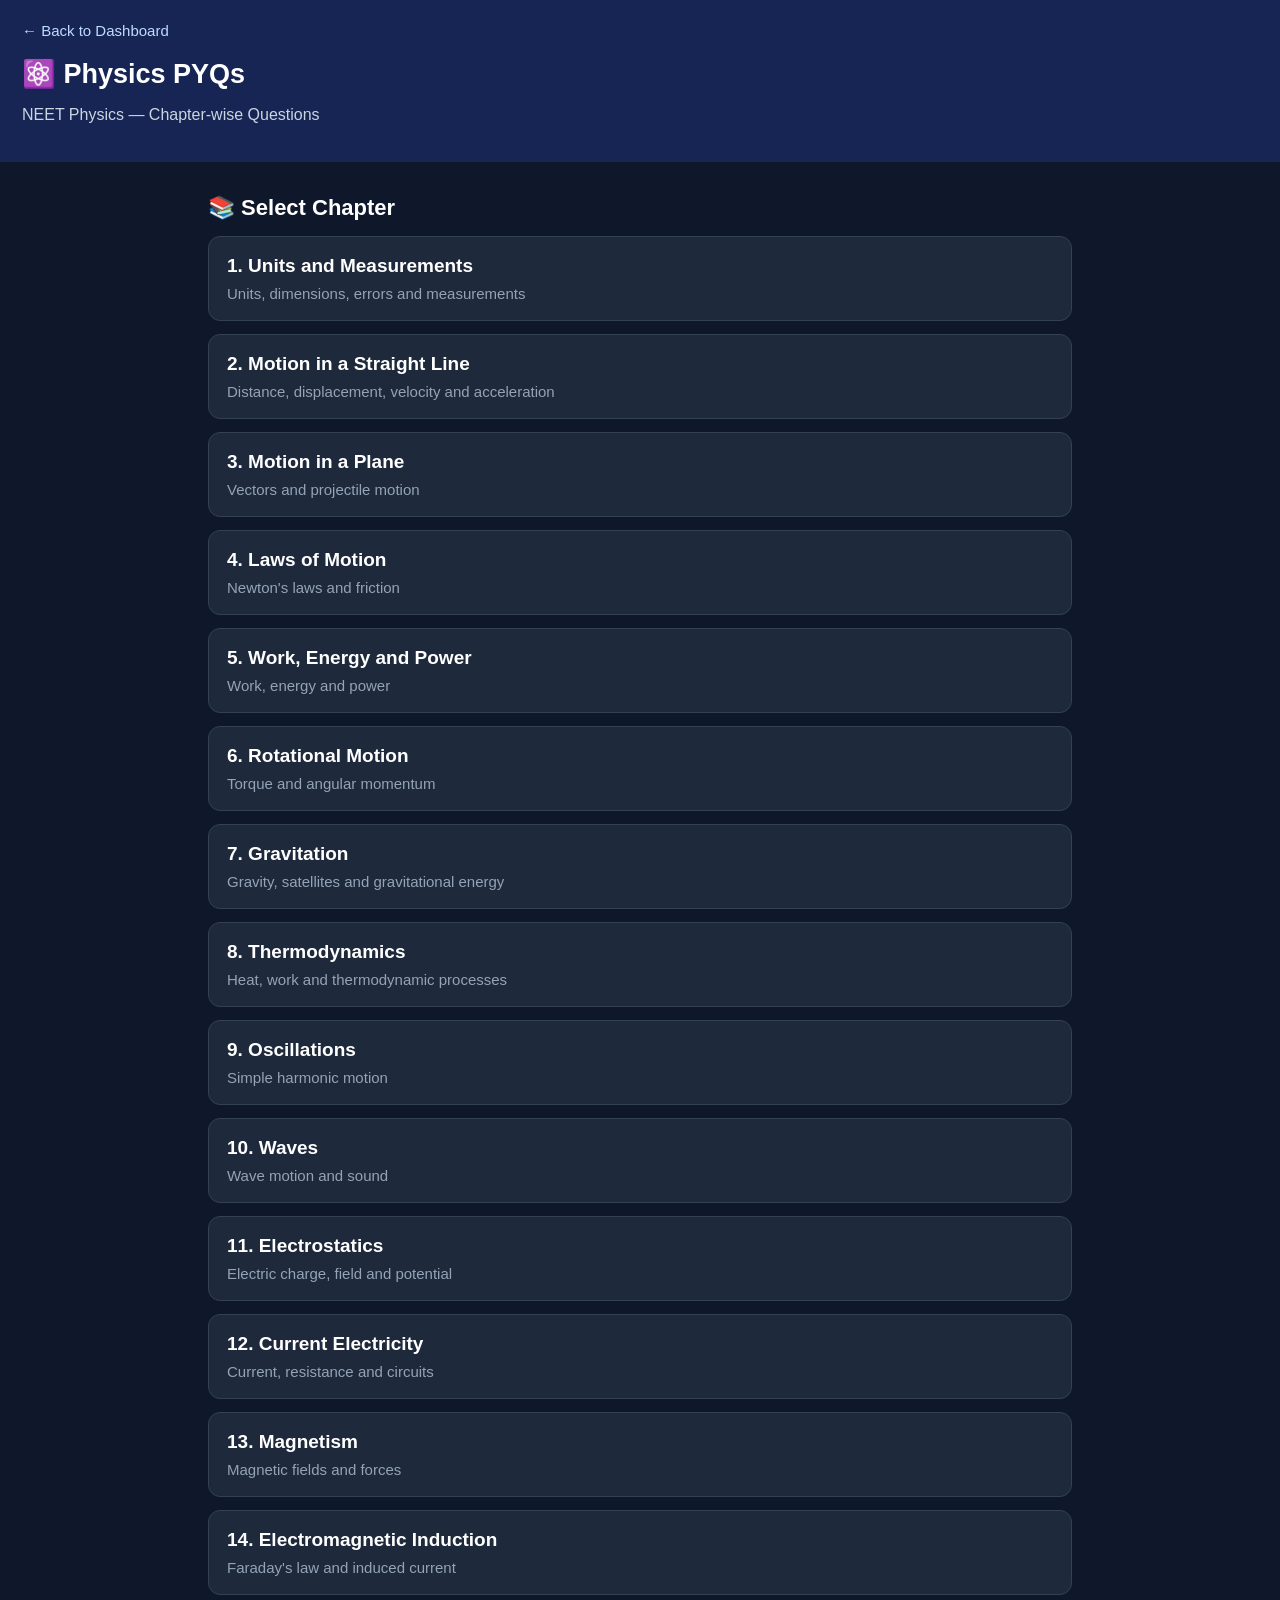
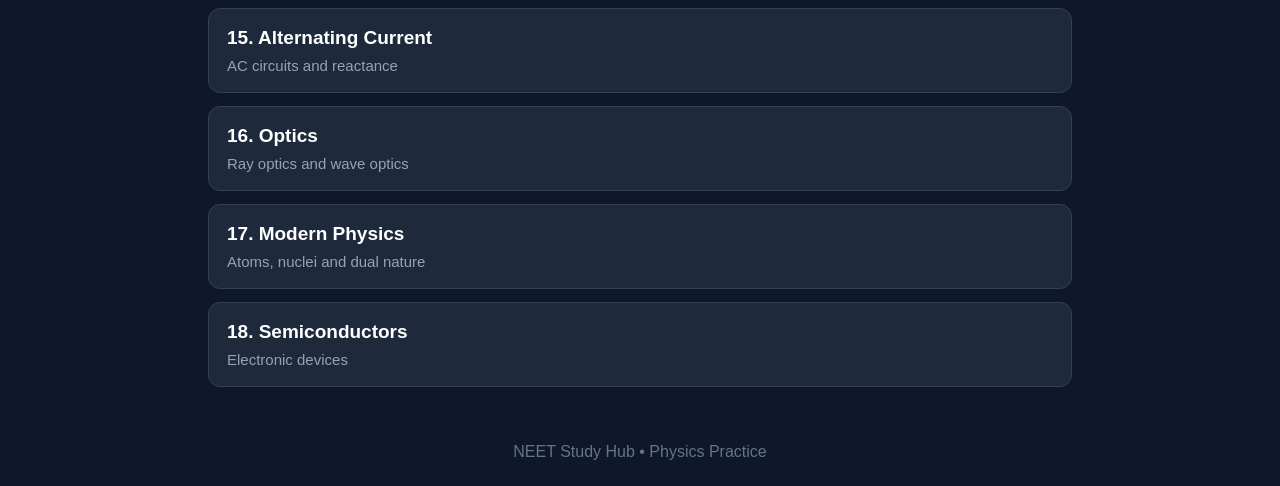
<file: physics.html>
<!DOCTYPE html>
<html lang="en">
<head>
<meta charset="UTF-8">
<meta name="viewport" content="width=device-width, initial-scale=1.0">
<title>Physics PYQs | NEET Study Hub</title>

<style>
* {
  box-sizing: border-box;
}

body {
  margin: 0;
  font-family: Arial, sans-serif;
  background: #0f172a;
  color: white;
}

header {
  padding: 22px;
  background: #172554;
}

.back {
  color: #bfdbfe;
  text-decoration: none;
  font-size: 15px;
}

header h1 {
  margin-bottom: 8px;
  font-size: 27px;
}

header p {
  color: #cbd5e1;
}

.container {
  padding: 18px;
  max-width: 900px;
  margin: auto;
}

.section-title {
  margin: 15px 0;
  font-size: 22px;
}

.chapter-card {
  background: #1e293b;
  border: 1px solid #334155;
  border-radius: 12px;
  padding: 18px;
  margin-bottom: 13px;
  cursor: pointer;
  transition: 0.2s;
}

.chapter-card:hover {
  background: #29384f;
}

.chapter-card h3 {
  margin: 0 0 8px;
  font-size: 19px;
}

.chapter-card p {
  margin: 0;
  color: #94a3b8;
  font-size: 15px;
}

#question-area {
  display: none;
  margin-top: 10px;
}

.question-card {
  background: #1e293b;
  border: 1px solid #334155;
  border-radius: 13px;
  padding: 19px;
  margin-bottom: 16px;
}

.question-text {
  font-size: 19px;
  line-height: 1.6;
  margin: 0 0 14px;
}

.options {
  font-size: 18px;
  line-height: 1.85;
  color: #e2e8f0;
}

details {
  margin-top: 17px;
  border-top: 1px solid #475569;
  padding-top: 13px;
}

summary {
  cursor: pointer;
  color: #93c5fd;
  font-size: 18px;
  font-weight: bold;
}

.answer {
  font-size: 18px;
  margin-top: 12px;
  color: #86efac;
  line-height: 1.5;
}

button {
  background: #2563eb;
  color: white;
  border: none;
  padding: 13px 18px;
  border-radius: 8px;
  cursor: pointer;
  font-size: 16px;
  margin-bottom: 17px;
}

footer {
  text-align: center;
  color: #64748b;
  padding: 25px;
}

@media (max-width: 600px) {
  .question-text {
    font-size: 19px;
  }

  .options {
    font-size: 18px;
  }

  .chapter-card h3 {
    font-size: 18px;
  }
}
</style>
</head>

<body>

<header>
  <a class="back" href="index.html">← Back to Dashboard</a>
  <h1>⚛️ Physics PYQs</h1>
  <p>NEET Physics — Chapter-wise Questions</p>
</header>

<div class="container">

  <!-- CHAPTER LIST -->
  <div id="chapter-list">
    <h2 class="section-title">📚 Select Chapter</h2>

    <div class="chapter-card" onclick="window.location.href='units_measurement_60_mcqs.html'">
      <h3>1. Units and Measurements</h3>
      <p>Units, dimensions, errors and measurements</p>
    </div>

    <div class="chapter-card" onclick="openChapter('Motion in a Straight Line')">
      <h3>2. Motion in a Straight Line</h3>
      <p>Distance, displacement, velocity and acceleration</p>
    </div>

    <div class="chapter-card" onclick="openChapter('Motion in a Plane')">
      <h3>3. Motion in a Plane</h3>
      <p>Vectors and projectile motion</p>
    </div>

    <div class="chapter-card" onclick="openChapter('Laws of Motion')">
      <h3>4. Laws of Motion</h3>
      <p>Newton's laws and friction</p>
    </div>

    <div class="chapter-card" onclick="openChapter('Work Energy and Power')">
      <h3>5. Work, Energy and Power</h3>
      <p>Work, energy and power</p>
    </div>

    <div class="chapter-card" onclick="openChapter('Rotational Motion')">
      <h3>6. Rotational Motion</h3>
      <p>Torque and angular momentum</p>
    </div>

    <div class="chapter-card" onclick="openChapter('Gravitation')">
      <h3>7. Gravitation</h3>
      <p>Gravity, satellites and gravitational energy</p>
    </div>

    <div class="chapter-card" onclick="openChapter('Thermodynamics')">
      <h3>8. Thermodynamics</h3>
      <p>Heat, work and thermodynamic processes</p>
    </div>

    <div class="chapter-card" onclick="openChapter('Oscillations')">
      <h3>9. Oscillations</h3>
      <p>Simple harmonic motion</p>
    </div>

    <div class="chapter-card" onclick="openChapter('Waves')">
      <h3>10. Waves</h3>
      <p>Wave motion and sound</p>
    </div>

    <div class="chapter-card" onclick="openChapter('Electrostatics')">
      <h3>11. Electrostatics</h3>
      <p>Electric charge, field and potential</p>
    </div>

    <div class="chapter-card" onclick="openChapter('Current Electricity')">
      <h3>12. Current Electricity</h3>
      <p>Current, resistance and circuits</p>
    </div>

    <div class="chapter-card" onclick="openChapter('Magnetism')">
      <h3>13. Magnetism</h3>
      <p>Magnetic fields and forces</p>
    </div>

    <div class="chapter-card" onclick="openChapter('Electromagnetic Induction')">
      <h3>14. Electromagnetic Induction</h3>
      <p>Faraday's law and induced current</p>
    </div>

    <div class="chapter-card" onclick="openChapter('Alternating Current')">
      <h3>15. Alternating Current</h3>
      <p>AC circuits and reactance</p>
    </div>

    <div class="chapter-card" onclick="openChapter('Optics')">
      <h3>16. Optics</h3>
      <p>Ray optics and wave optics</p>
    </div>

    <div class="chapter-card" onclick="openChapter('Modern Physics')">
      <h3>17. Modern Physics</h3>
      <p>Atoms, nuclei and dual nature</p>
    </div>

    <div class="chapter-card" onclick="openChapter('Semiconductors')">
      <h3>18. Semiconductors</h3>
      <p>Electronic devices</p>
    </div>
  </div>

  <!-- QUESTIONS -->
  <div id="question-area">
    <button onclick="backToChapters()">← Back to Chapters</button>

    <h2 id="selected-chapter" class="section-title"></h2>

    <div id="question-content"></div>
  </div>

</div>

<footer>
  NEET Study Hub • Physics Practice
</footer>

<script>

function openChapter(chapter) {
  document.getElementById("chapter-list").style.display = "none";
  document.getElementById("question-area").style.display = "block";
  document.getElementById("selected-chapter").innerText = chapter;

  let content = "";

  if (chapter === "Units and Measurements") {

    content = `
      <p style="color:#94a3b8; font-size:16px;">
        Practice questions • Answers hidden
      </p>

      <div class="question-card">
        <p class="question-text">
          <b>Q1.</b> The dimensional formula of energy is:
        </p>
        <div class="options">
          A) ML²T⁻²<br>
          B) MLT⁻¹<br>
          C) ML⁻¹T⁻²<br>
          D) MLT⁻²
        </div>
        <details>
          <summary>Answer</summary>
          <div class="answer">Correct option: A) ML²T⁻²</div>
        </details>
      </div>

      <div class="question-card">
        <p class="question-text">
          <b>Q2.</b> If the radius of a sphere has 2% error, the percentage error in its volume is:
        </p>
        <div class="options">
          A) 2%<br>
          B) 4%<br>
          C) 6%<br>
          D) 8%
        </div>
        <details>
          <summary>Answer</summary>
          <div class="answer">Correct option: C) 6%</div>
        </details>
      </div>

      <div class="question-card">
        <p class="question-text">
          <b>Q3.</b> How many significant figures are present in 0.005060?
        </p>
        <div class="options">
          A) 2<br>
          B) 3<br>
          C) 4<br>
          D) 5
        </div>
        <details>
          <summary>Answer</summary>
          <div class="answer">Correct option: C) 4</div>
        </details>
      </div>

      <div class="question-card">
        <p class="question-text">
          <b>Q4.</b> The dimensional formula of pressure is:
        </p>
        <div class="options">
          A) ML⁻¹T⁻²<br>
          B) MLT⁻²<br>
          C) ML²T⁻²<br>
          D) ML⁻²T⁻¹
        </div>
        <details>
          <summary>Answer</summary>
          <div class="answer">Correct option: A) ML⁻¹T⁻²</div>
        </details>
      </div>

      <div class="question-card">
        <p class="question-text">
          <b>Q5.</b> A length is measured as (5.0 ± 0.1) cm. Its percentage error is:
        </p>
        <div class="options">
          A) 1%<br>
          B) 2%<br>
          C) 5%<br>
          D) 10%
        </div>
        <details>
          <summary>Answer</summary>
          <div class="answer">Correct option: B) 2%</div>
        </details>
      </div>

      <div class="question-card">
        <p class="question-text">
          <b>Q6.</b> Which quantity is dimensionless?
        </p>
        <div class="options">
          A) Force<br>
          B) Pressure<br>
          C) Strain<br>
          D) Energy
        </div>
        <details>
          <summary>Answer</summary>
          <div class="answer">Correct option: C) Strain</div>
        </details>
      </div>

      <div class="question-card">
        <p class="question-text">
          <b>Q7.</b> The least count of a Vernier caliper is 0.01 cm. Main scale reading is 2.4 cm and Vernier coincidence is 5. The reading (zero error absent) is:
        </p>
        <div class="options">
          A) 2.40 cm<br>
          B) 2.45 cm<br>
          C) 2.50 cm<br>
          D) 2.05 cm
        </div>
        <details>
          <summary>Answer</summary>
          <div class="answer">Correct option: B) 2.45 cm</div>
        </details>
      </div>

      <div class="question-card">
        <p class="question-text">
          <b>Q8.</b> If x = a²b³ and percentage errors in a and b are 1% and 2%, respectively, the maximum percentage error in x is:
        </p>
        <div class="options">
          A) 4%<br>
          B) 6%<br>
          C) 8%<br>
          D) 10%
        </div>
        <details>
          <summary>Answer</summary>
          <div class="answer">Correct option: C) 8%</div>
        </details>
      </div>
    `;

  } else {

    content = `
      <div class="question-card">
        <p class="question-text">
          Questions for <b>${chapter}</b> will be added here.
        </p>
      </div>
    `;

  }

  document.getElementById("question-content").innerHTML = content;
  window.scrollTo(0, 0);
}

function backToChapters() {
  document.getElementById("question-area").style.display = "none";
  document.getElementById("chapter-list").style.display = "block";
  window.scrollTo(0, 0);
}

</script>

</body>
</html>
</file>
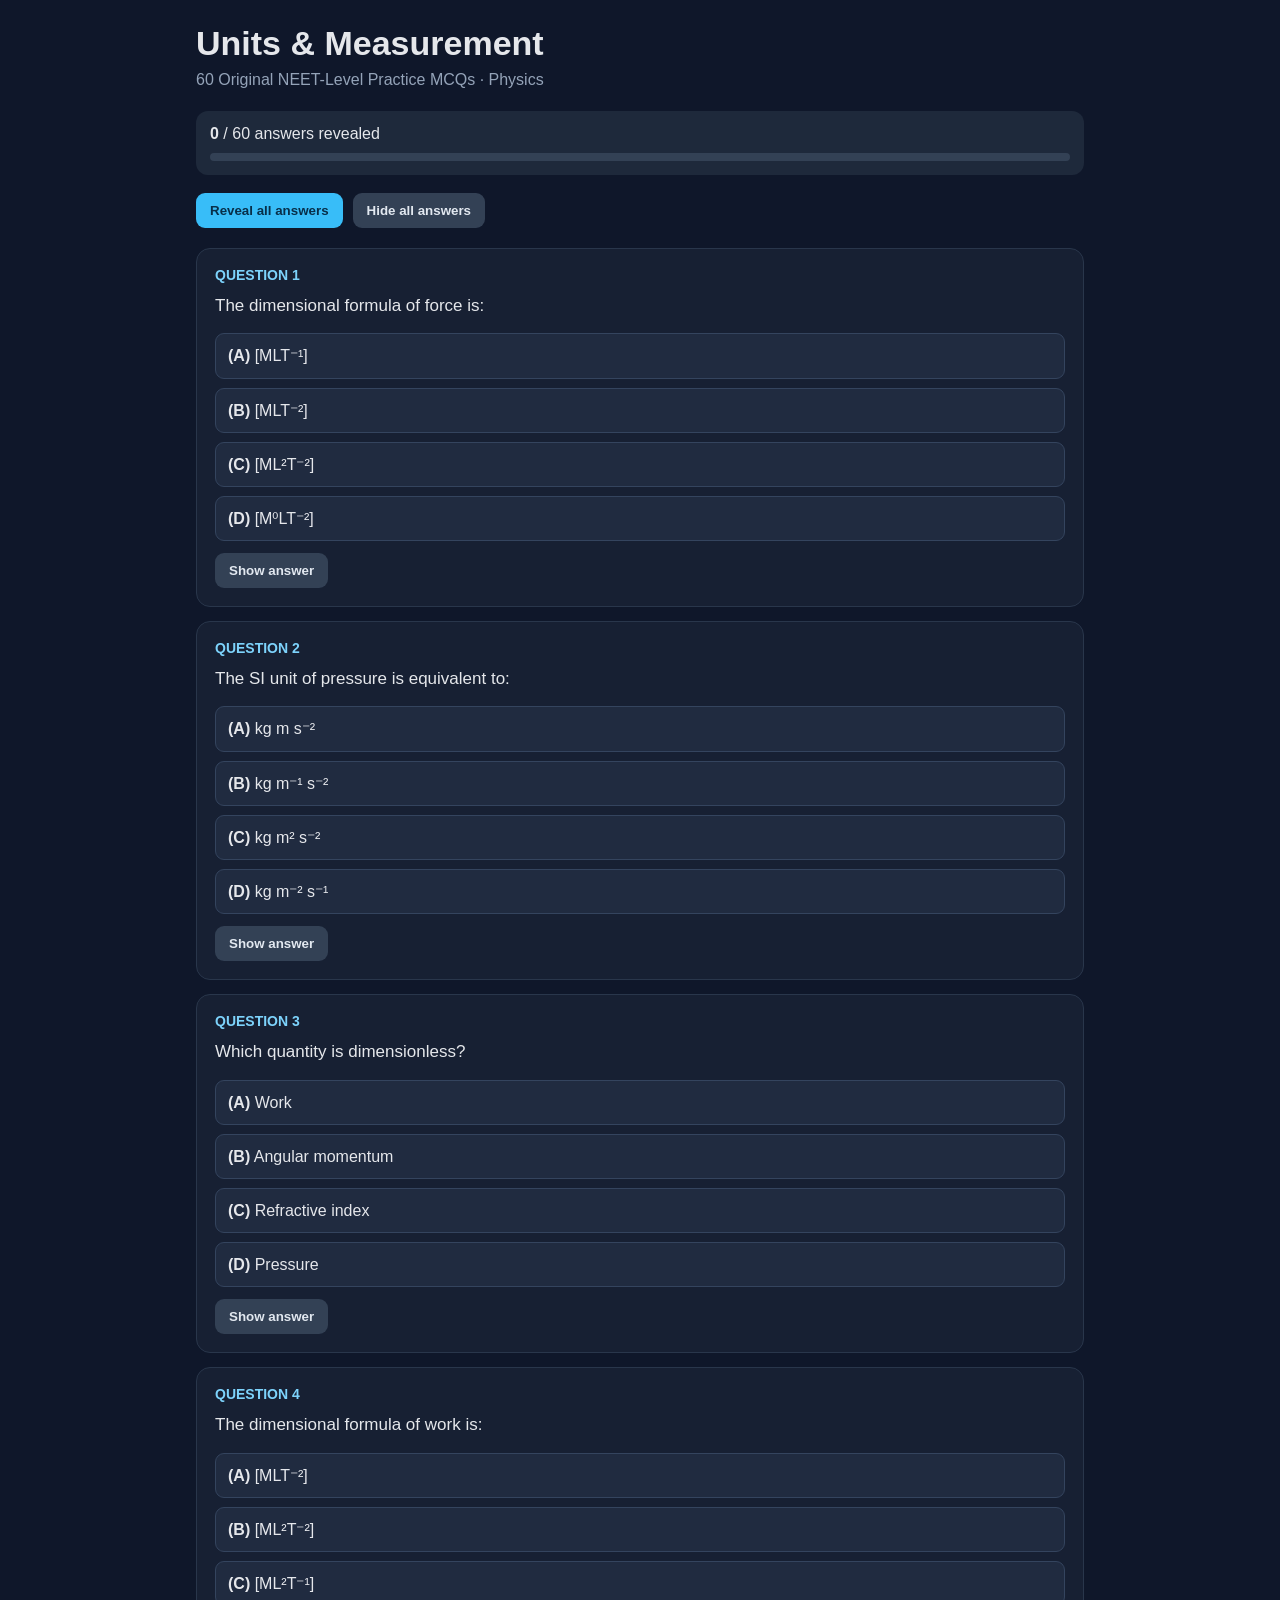
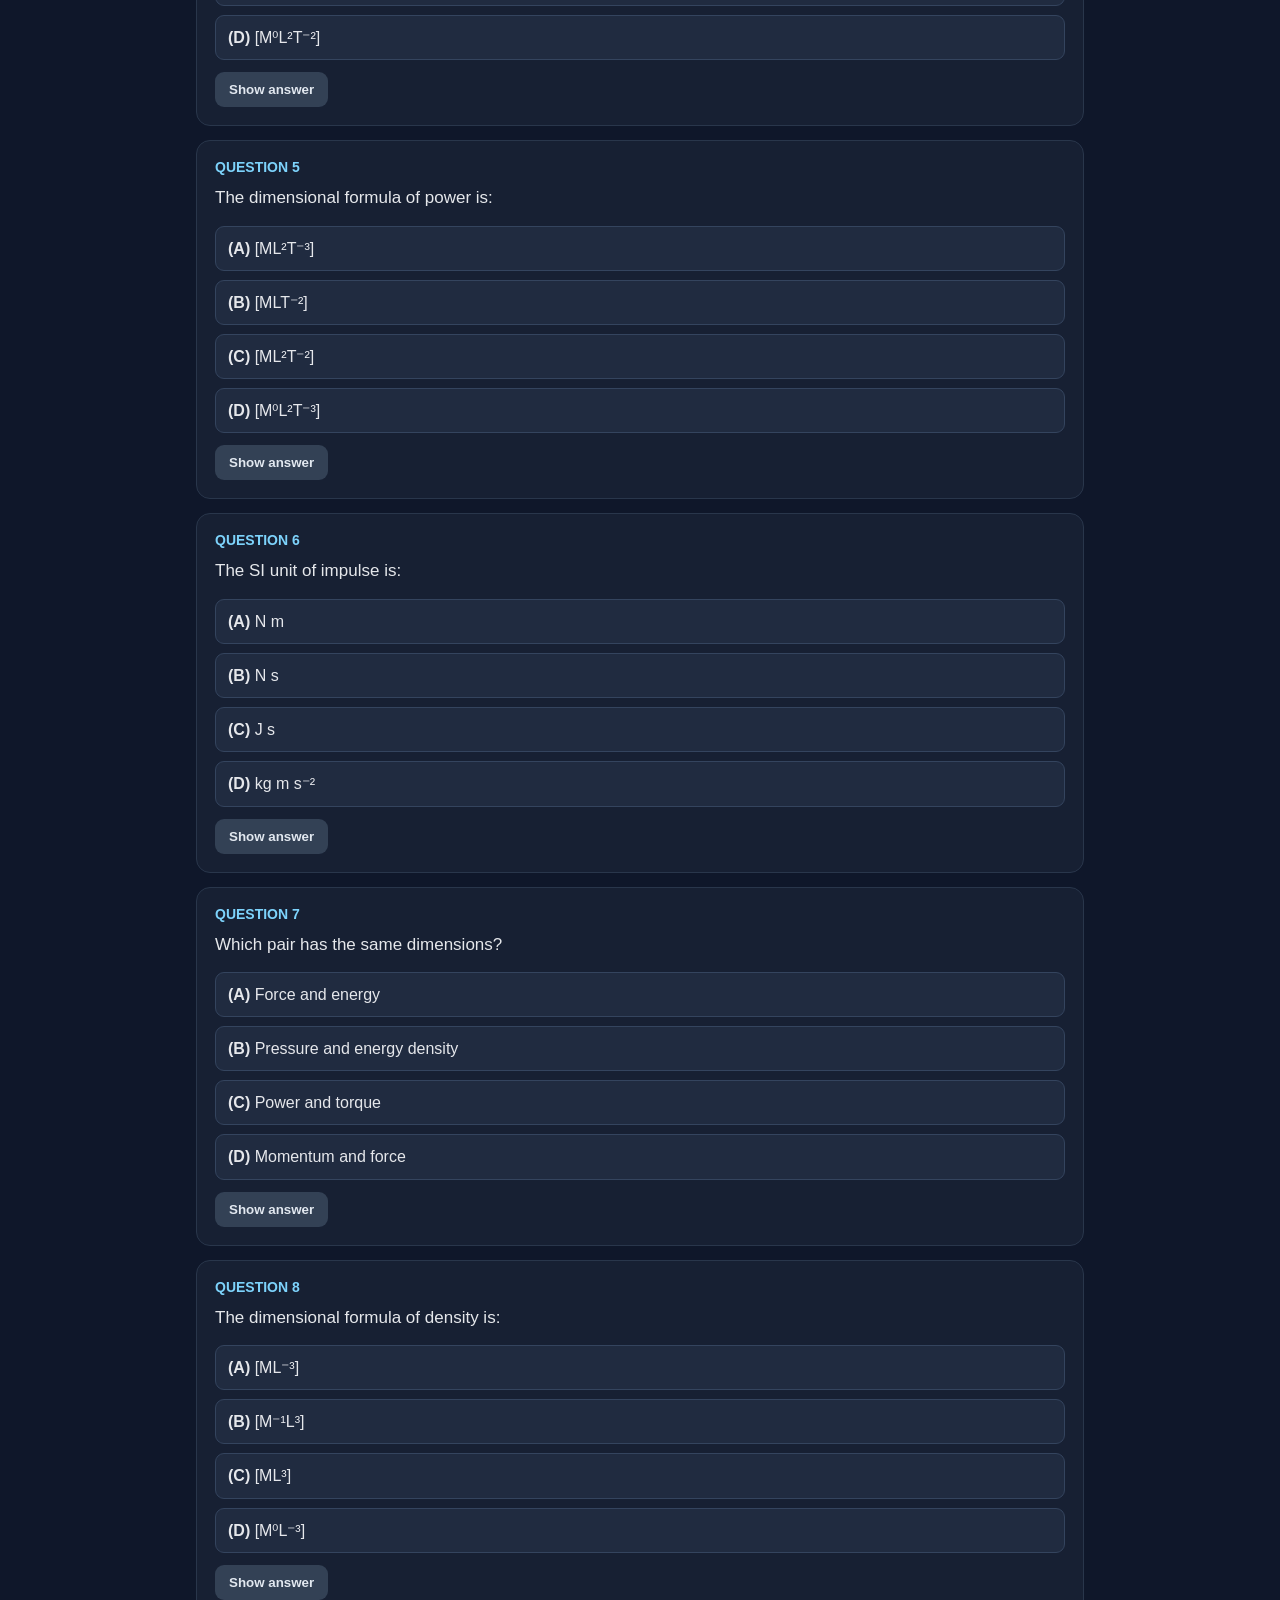
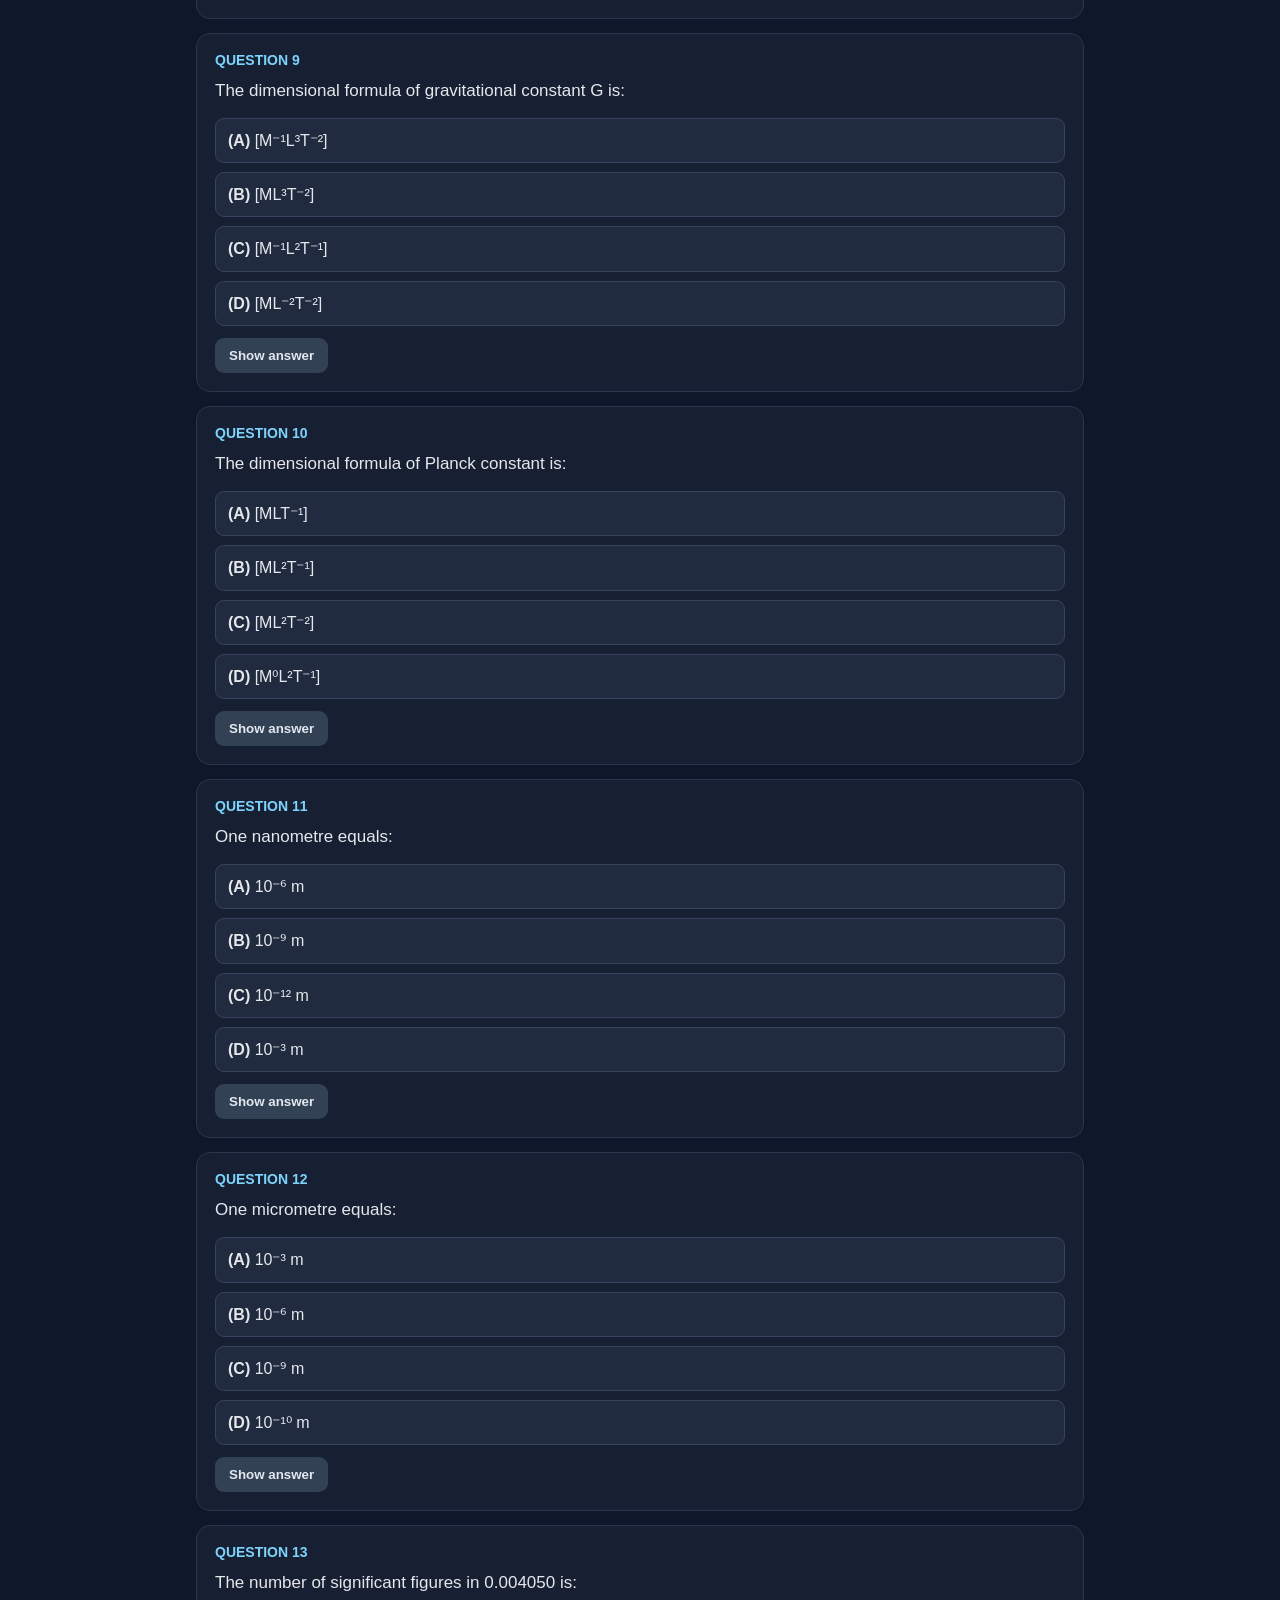
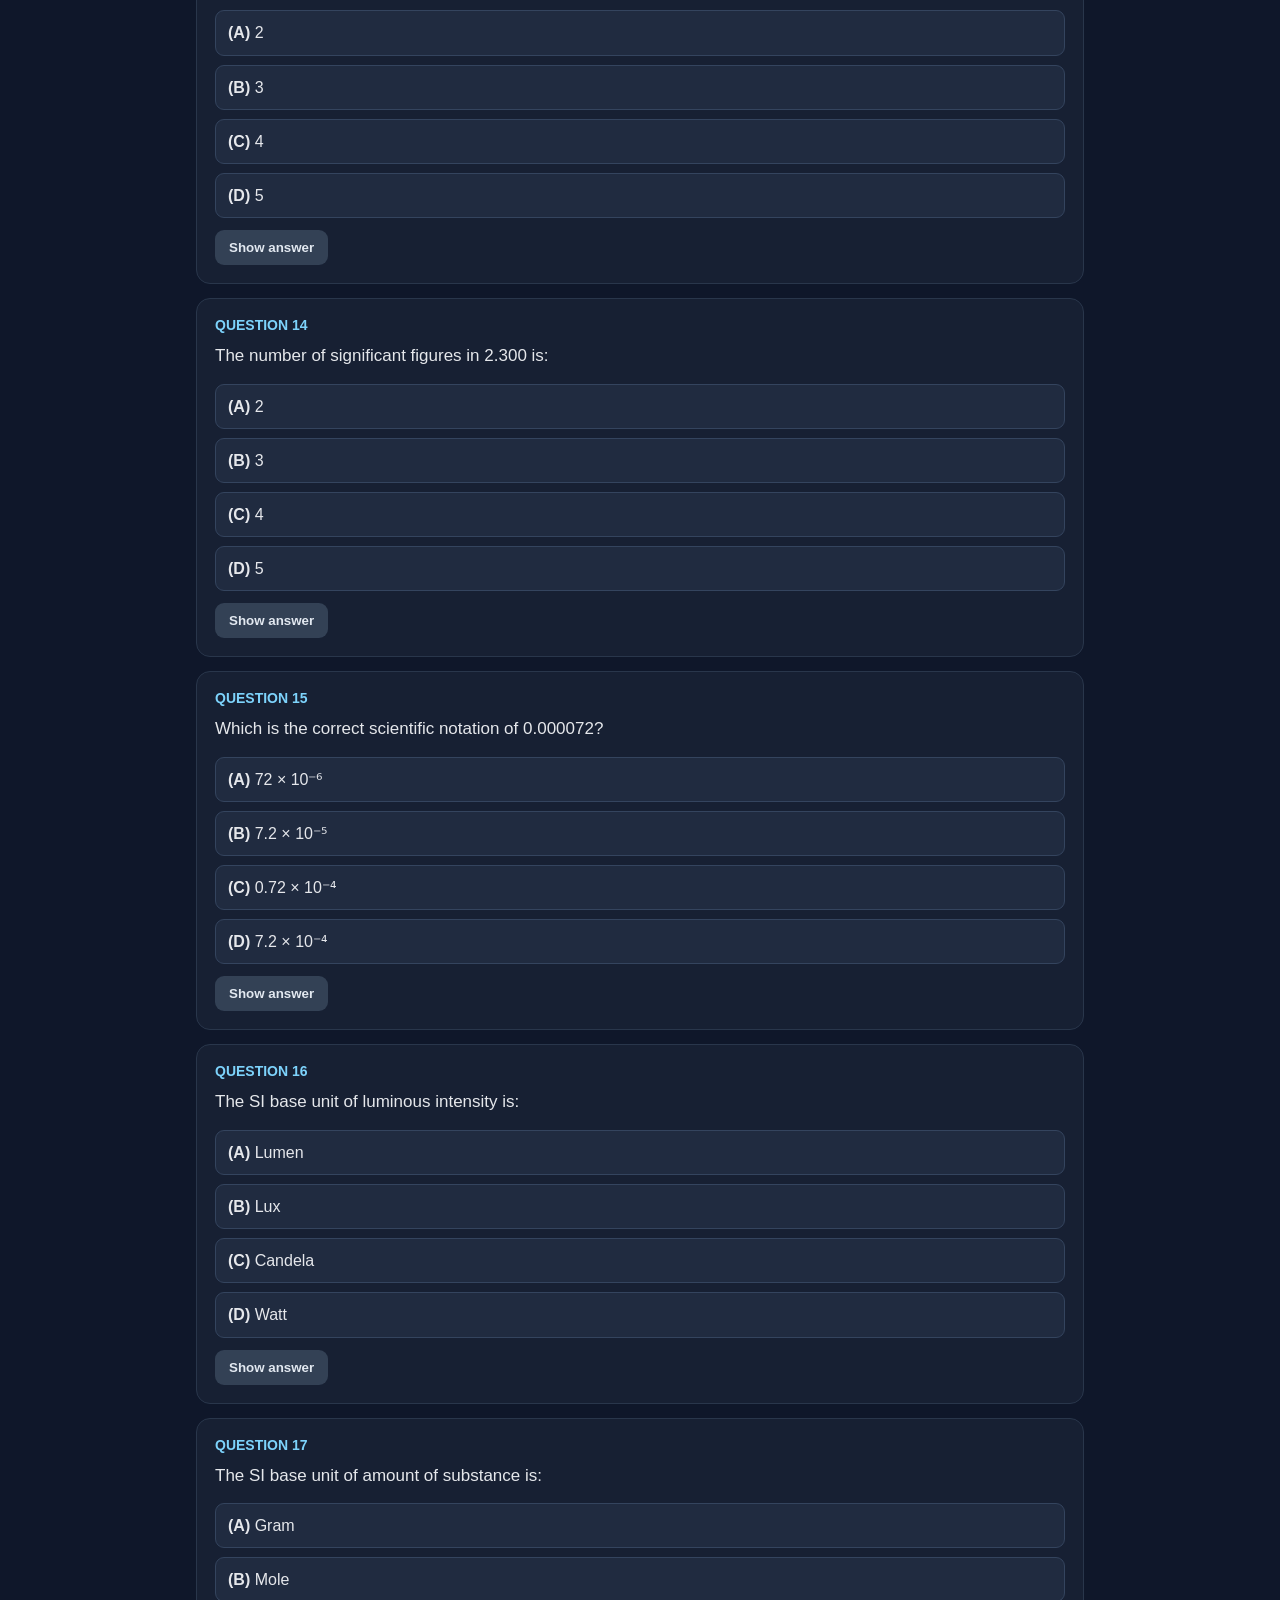
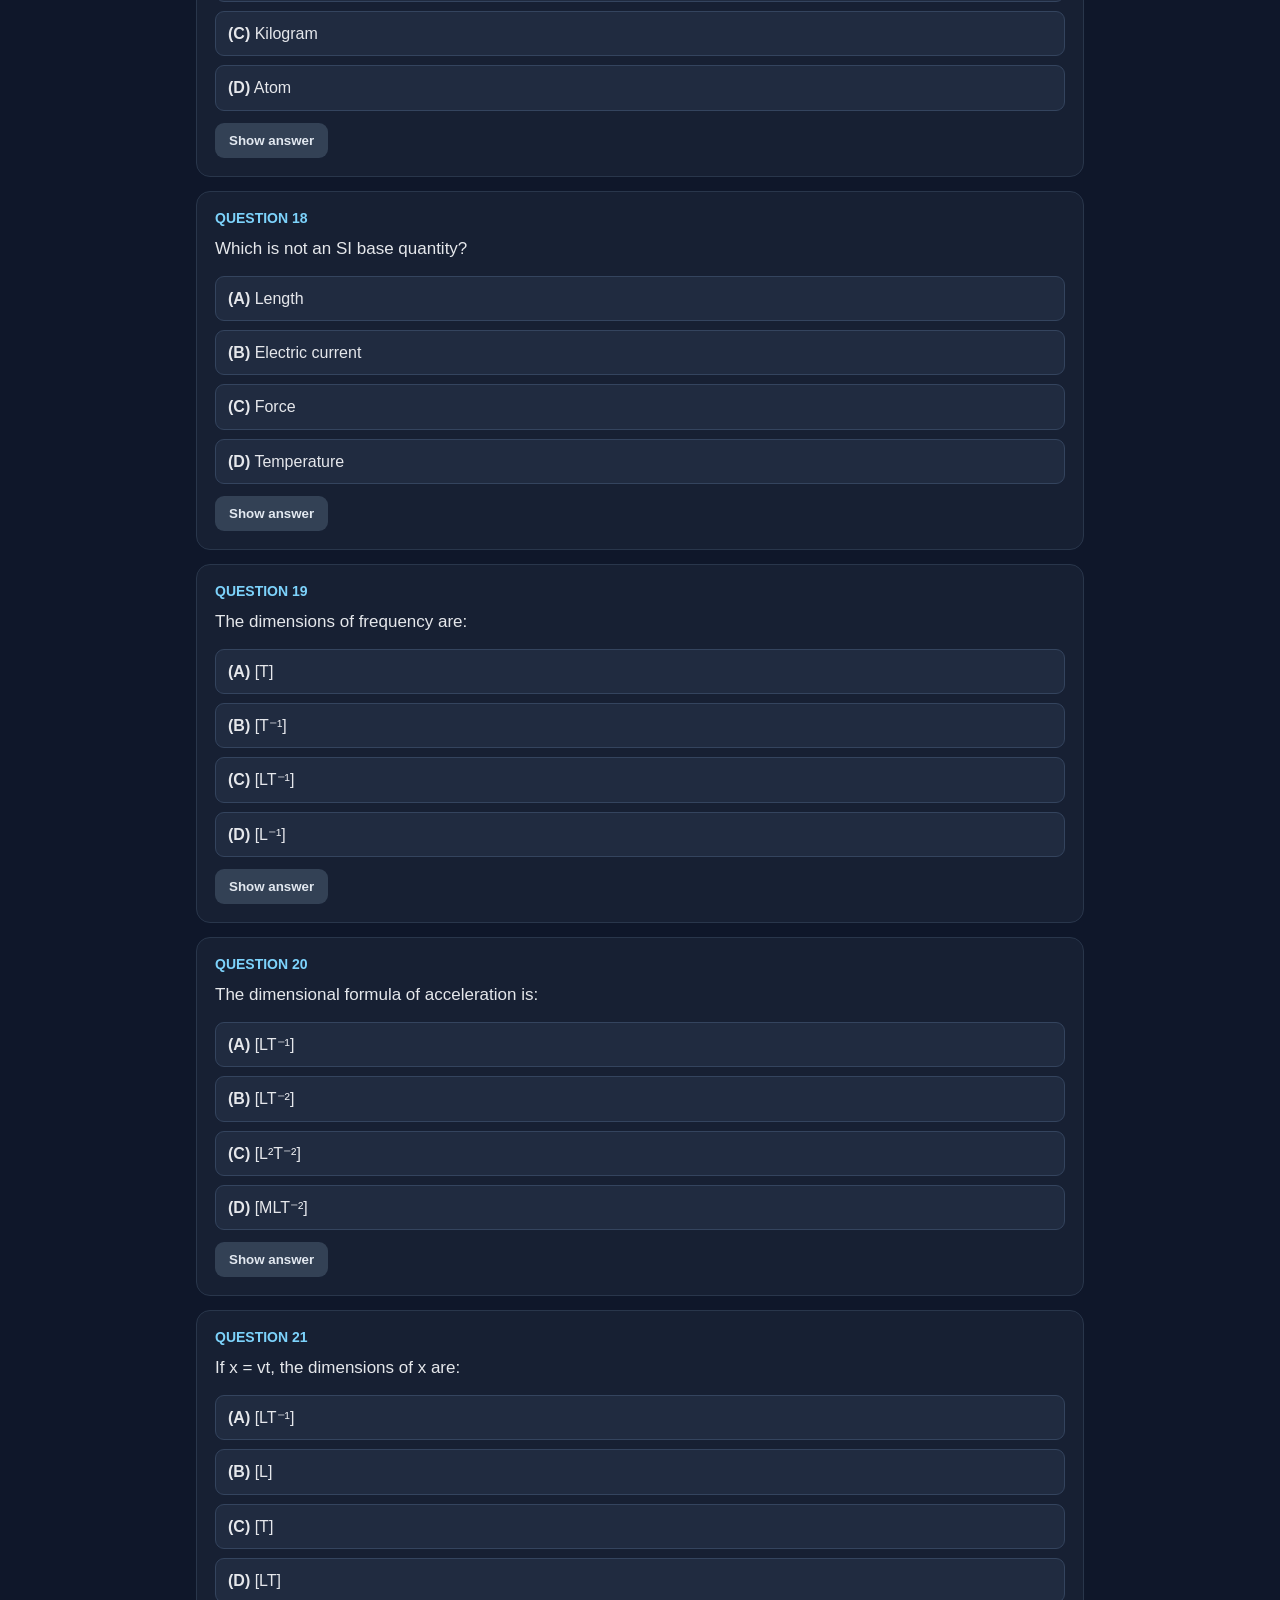
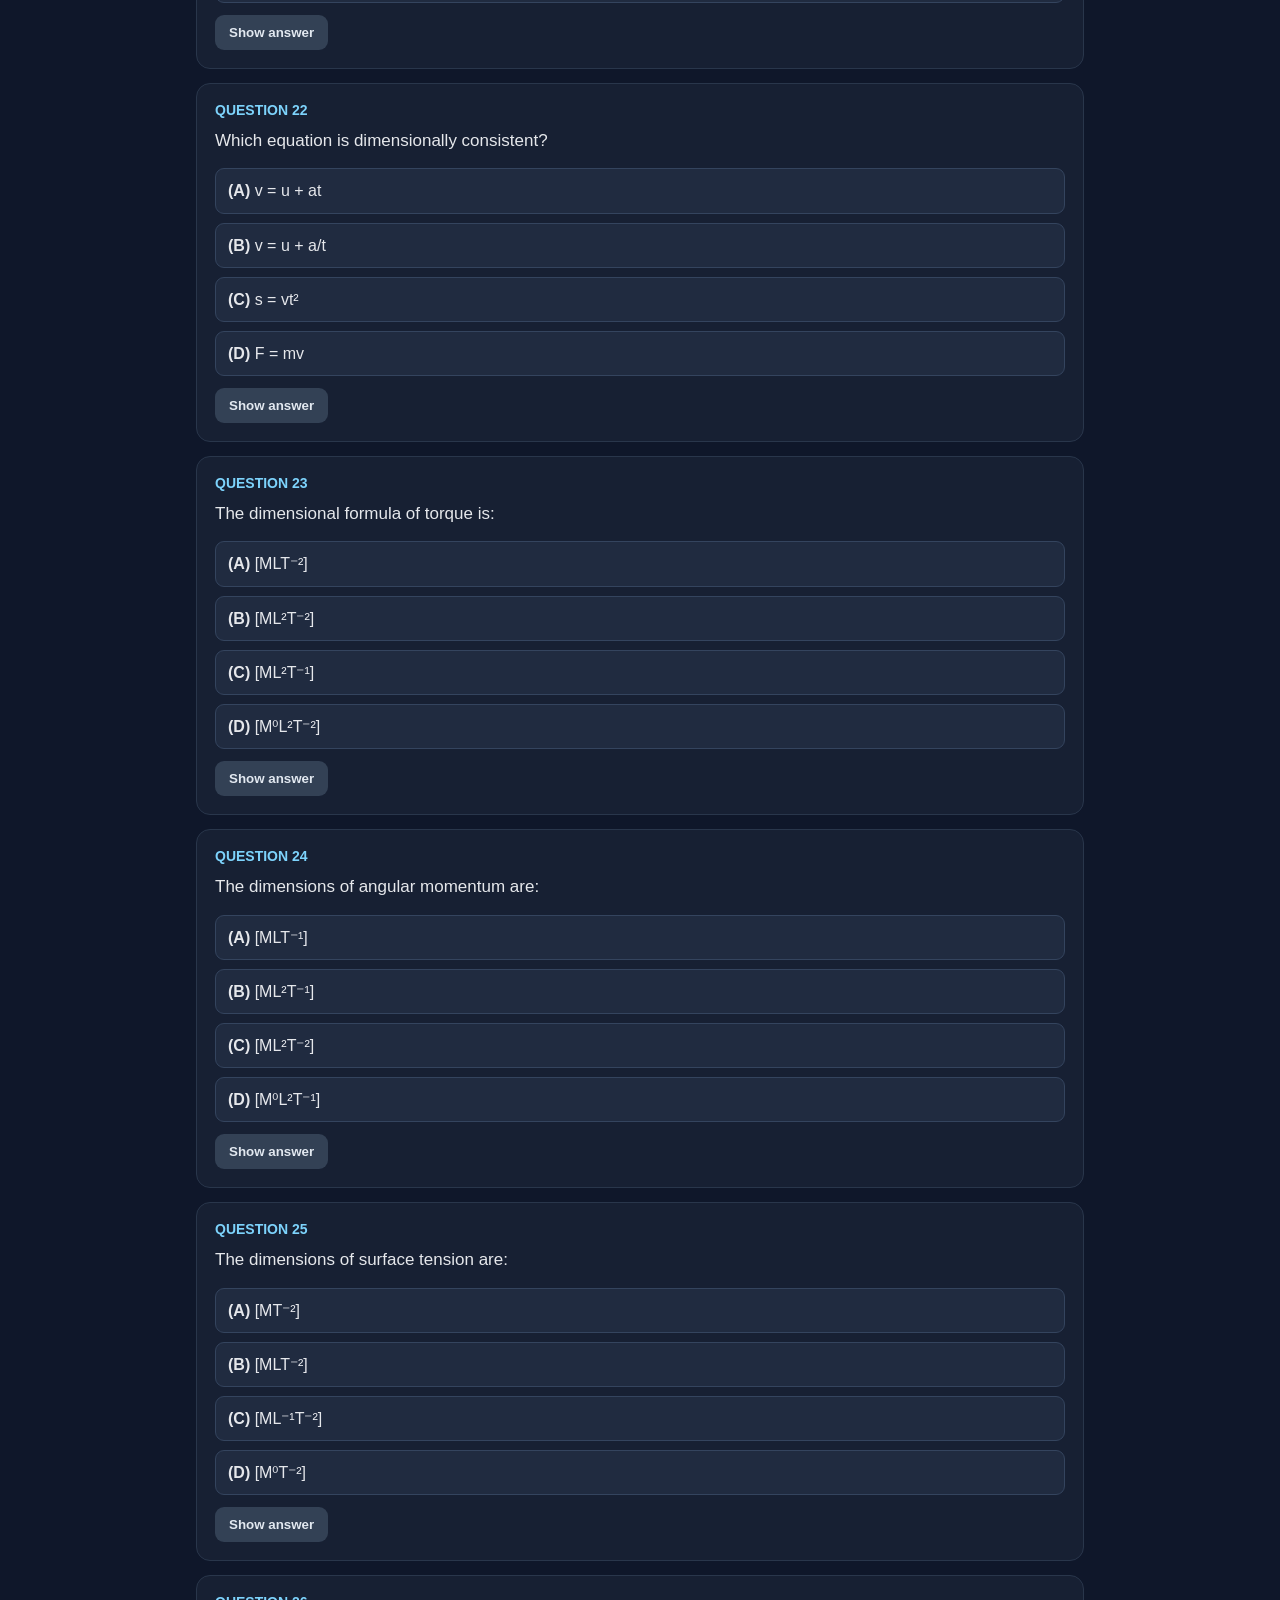
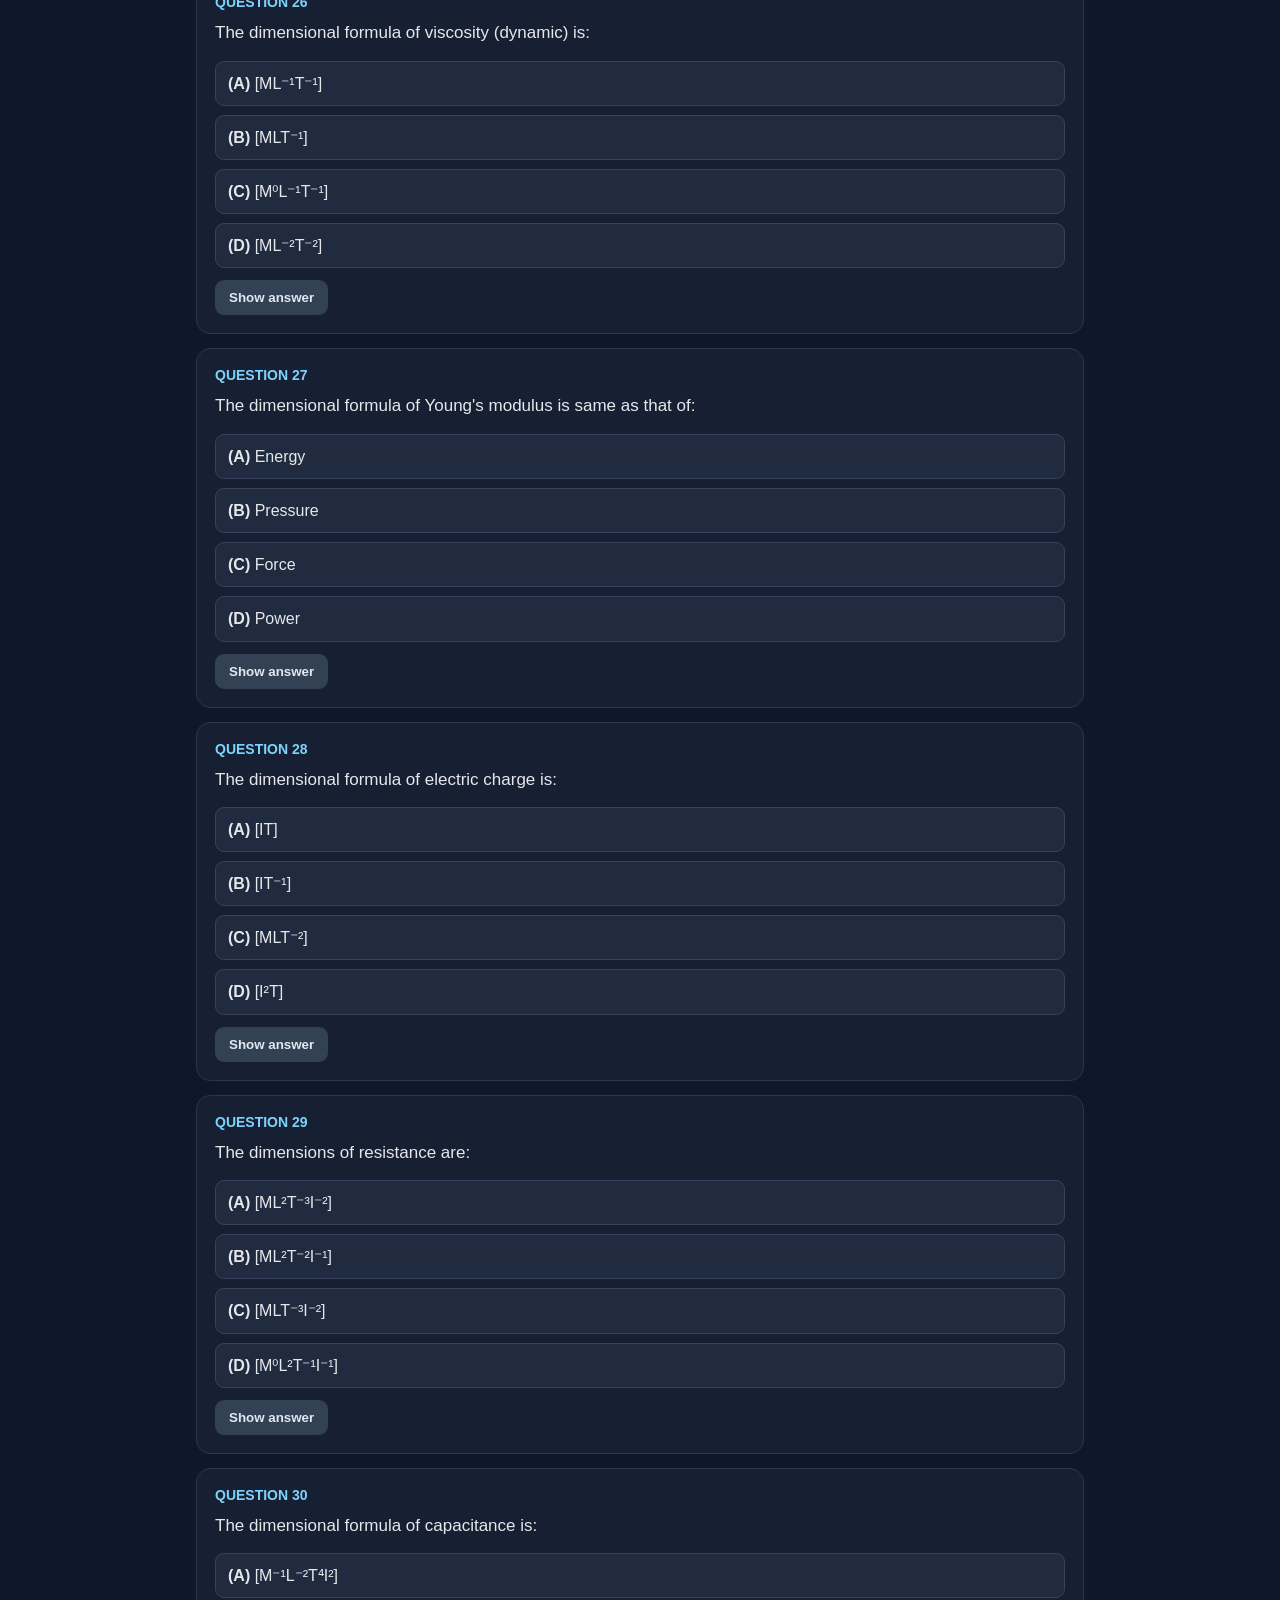
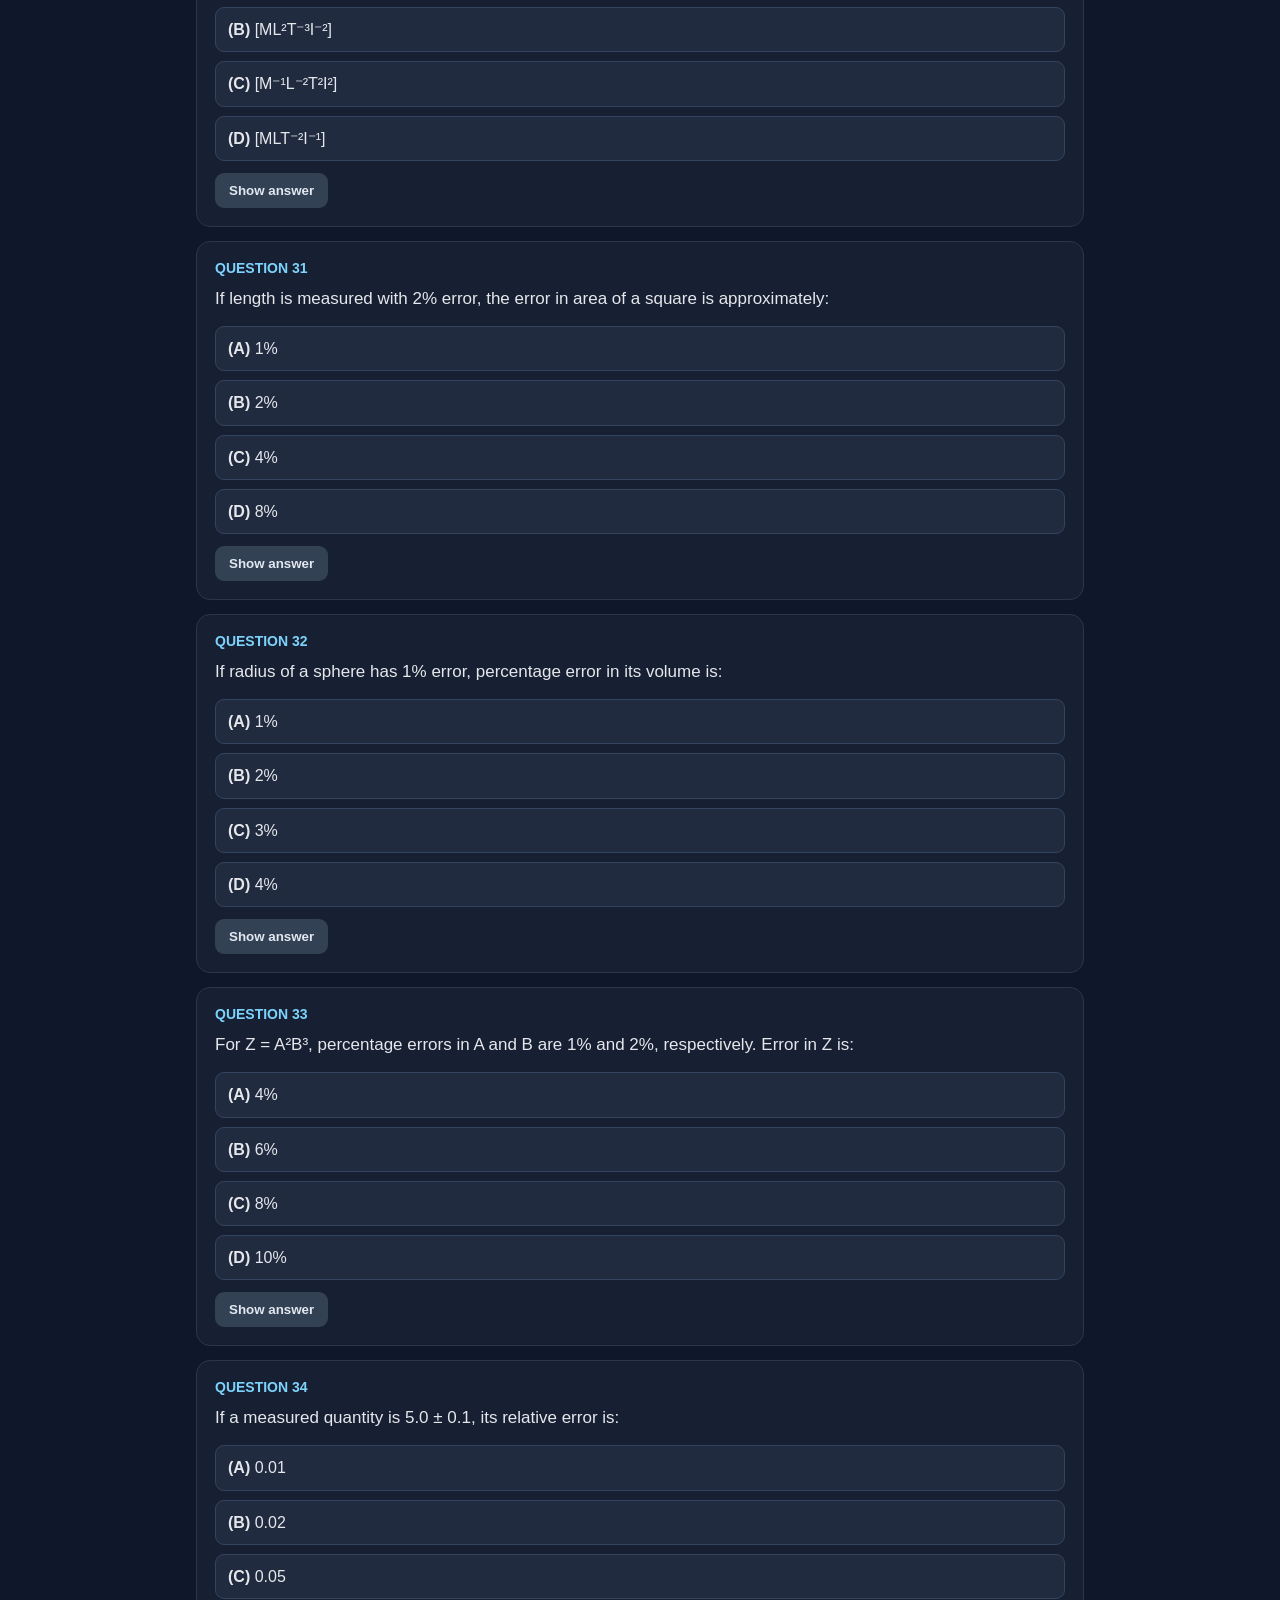
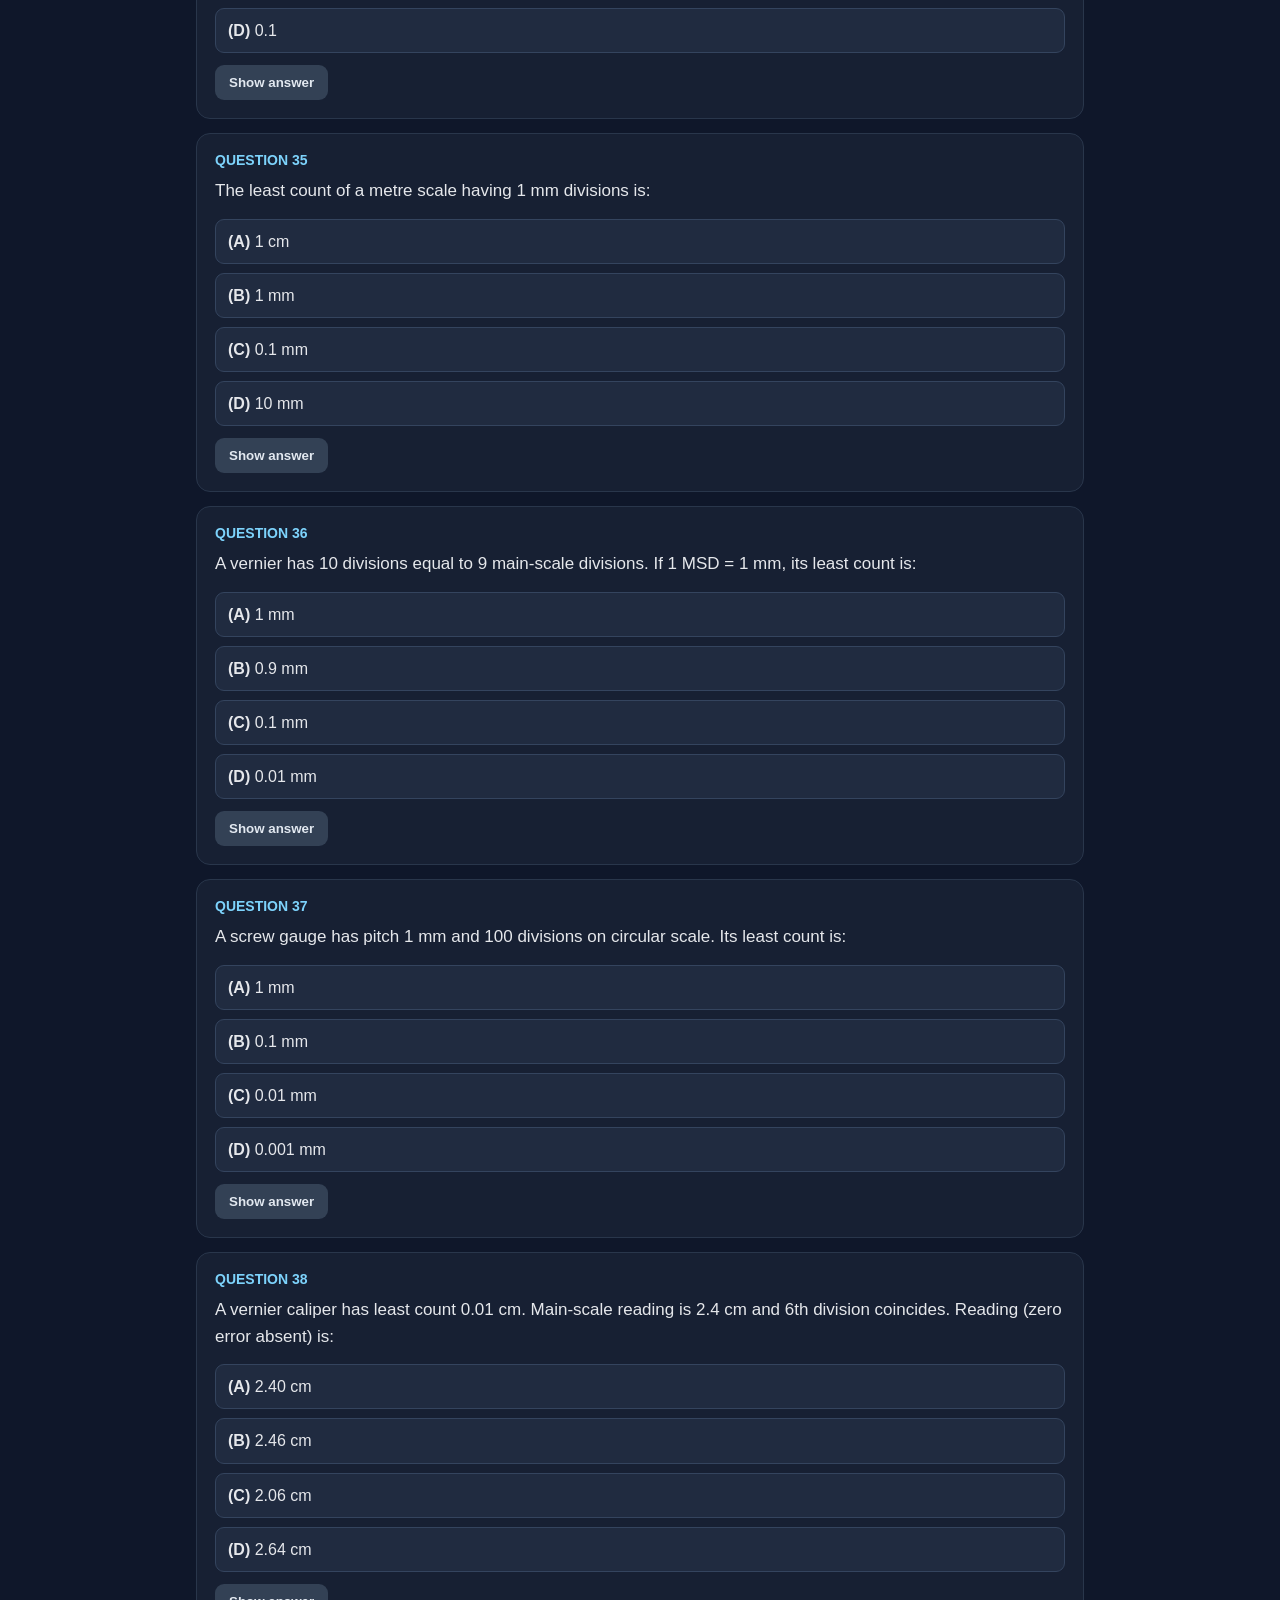
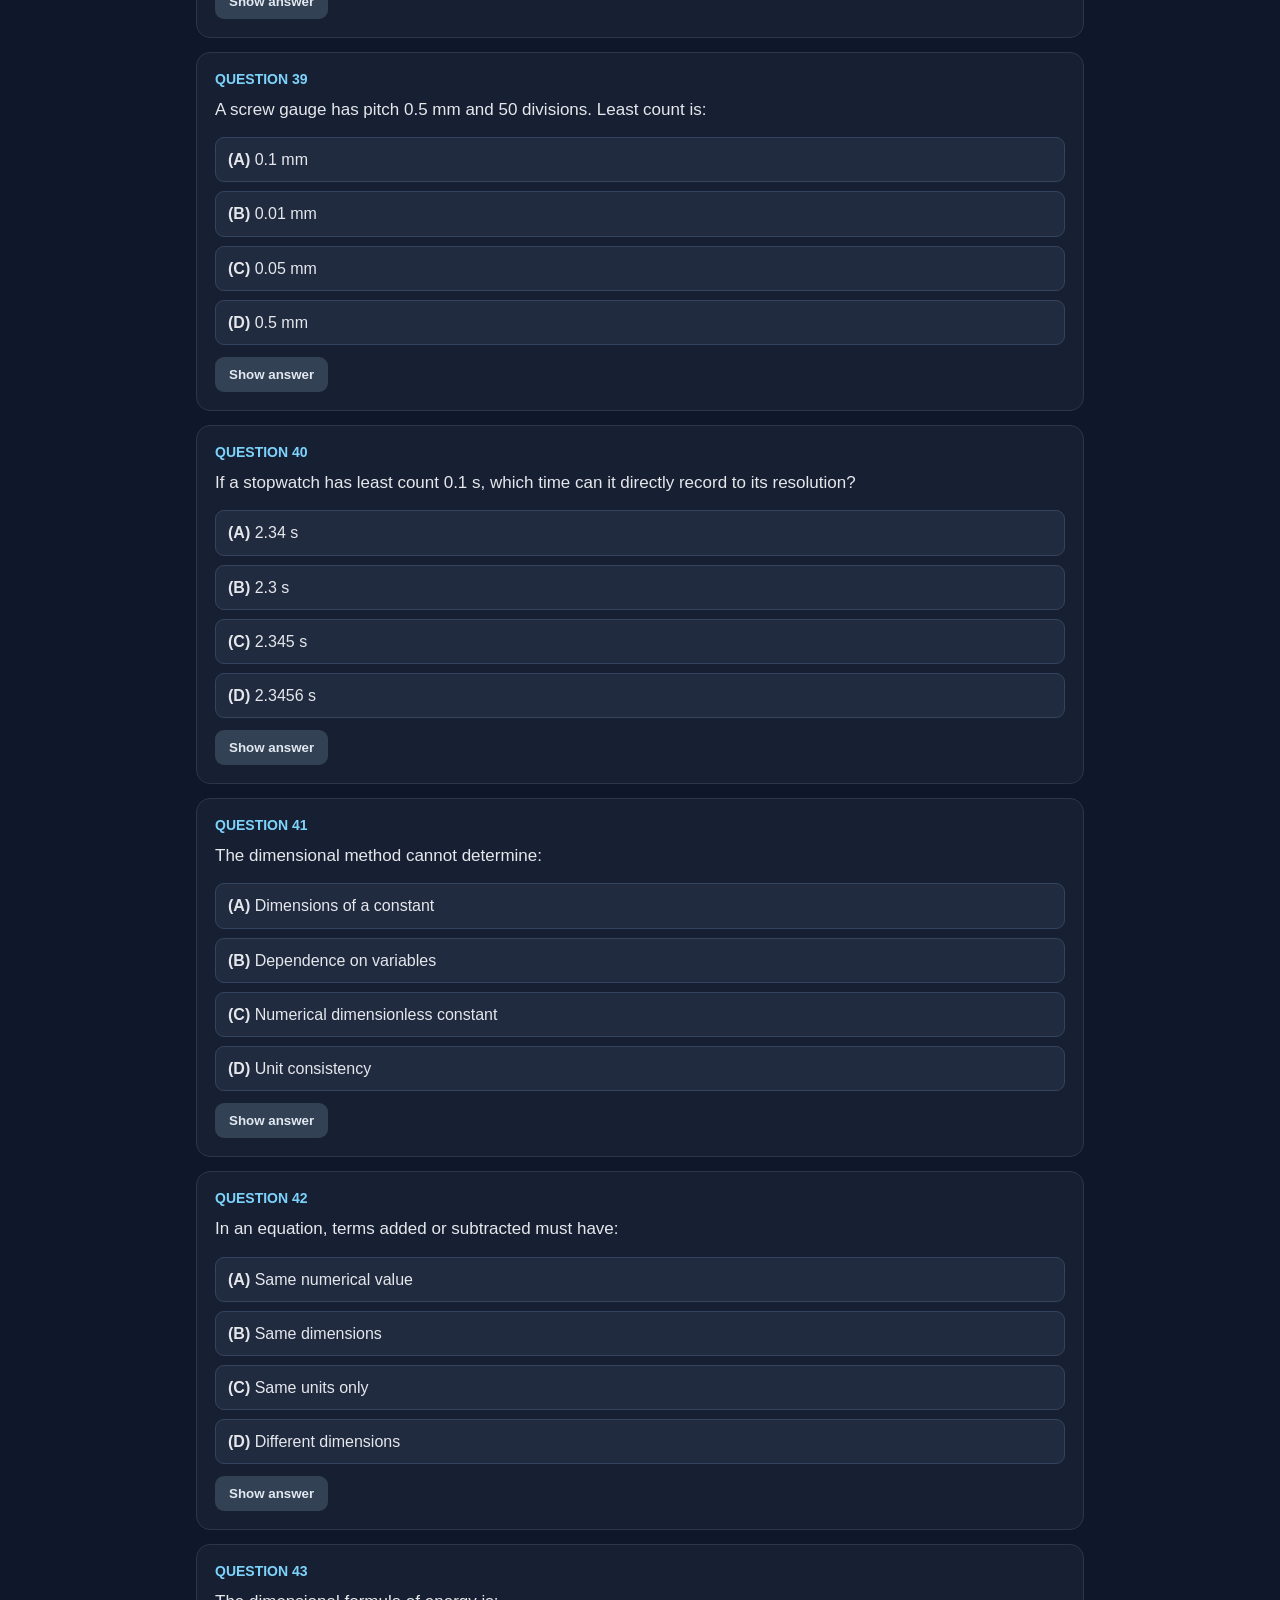
<file: units_measurement_60_mcqs.html>
<!DOCTYPE html>
<html lang="en">
<head>
<meta charset="UTF-8">
<meta name="viewport" content="width=device-width, initial-scale=1.0">
<title>Units & Measurement | 60 NEET Practice MCQs</title>
<style>
:root { color-scheme: dark; }
* { box-sizing: border-box; }
body { margin:0; font-family:Arial, sans-serif; background:#0f172a; color:#e5e7eb; }
.wrap { max-width:920px; margin:auto; padding:24px 16px 48px; }
header { margin-bottom:22px; }
h1 { margin:0 0 8px; font-size:clamp(24px,4vw,34px); }
.sub { color:#94a3b8; }
.progress-wrap { background:#1e293b; border-radius:12px; padding:14px; margin:18px 0; }
.progress-line { height:8px; background:#334155; border-radius:8px; overflow:hidden; margin-top:10px; }
.progress-fill { height:100%; width:0; background:#38bdf8; transition:width .25s; }
.controls { display:flex; gap:10px; flex-wrap:wrap; margin:14px 0 20px; }
button { border:0; border-radius:9px; padding:10px 14px; cursor:pointer; font-weight:700; }
.primary { background:#38bdf8; color:#082f49; }
.secondary { background:#334155; color:#e2e8f0; }
.card { background:#172033; border:1px solid #29364b; border-radius:14px; padding:18px; margin:14px 0; }
.qtitle { color:#7dd3fc; font-size:14px; font-weight:700; margin-bottom:10px; }
.question { font-size:17px; line-height:1.55; margin:0 0 14px; }
.options { display:grid; gap:9px; }
.option { background:#202b40; border:1px solid #34445e; padding:10px 12px; border-radius:9px; line-height:1.45; }
.answer { display:none; margin-top:12px; border-radius:9px; padding:11px 12px; background:#123329; color:#a7f3d0; border:1px solid #23634a; }
.answer.show { display:block; }
.card button { margin-top:12px; }
footer { color:#94a3b8; font-size:13px; margin-top:28px; }
@media(max-width:520px) { .wrap {padding:18px 12px 32px;} .card {padding:14px;} }
</style>
</head>
<body>
<div class="wrap">
<header>
<h1>Units & Measurement</h1>
<div class="sub">60 Original NEET-Level Practice MCQs · Physics</div>
</header>
<div class="progress-wrap">
<div><strong id="count">0</strong> / 60 answers revealed</div>
<div class="progress-line"><div class="progress-fill" id="progress"></div></div>
</div>
<div class="controls">
<button class="primary" id="revealAll">Reveal all answers</button>
<button class="secondary" id="hideAll">Hide all answers</button>
</div>
<div id="quiz"></div>
<footer>Practice set created for NEET Study Hub. These are original practice questions, not copied PYQs.</footer>
</div>
<script>
const questions = [{"question": "The dimensional formula of force is:", "options": ["[MLT⁻¹]", "[MLT⁻²]", "[ML²T⁻²]", "[M⁰LT⁻²]"], "answer": "B"}, {"question": "The SI unit of pressure is equivalent to:", "options": ["kg m s⁻²", "kg m⁻¹ s⁻²", "kg m² s⁻²", "kg m⁻² s⁻¹"], "answer": "B"}, {"question": "Which quantity is dimensionless?", "options": ["Work", "Angular momentum", "Refractive index", "Pressure"], "answer": "C"}, {"question": "The dimensional formula of work is:", "options": ["[MLT⁻²]", "[ML²T⁻²]", "[ML²T⁻¹]", "[M⁰L²T⁻²]"], "answer": "B"}, {"question": "The dimensional formula of power is:", "options": ["[ML²T⁻³]", "[MLT⁻²]", "[ML²T⁻²]", "[M⁰L²T⁻³]"], "answer": "A"}, {"question": "The SI unit of impulse is:", "options": ["N m", "N s", "J s", "kg m s⁻²"], "answer": "B"}, {"question": "Which pair has the same dimensions?", "options": ["Force and energy", "Pressure and energy density", "Power and torque", "Momentum and force"], "answer": "B"}, {"question": "The dimensional formula of density is:", "options": ["[ML⁻³]", "[M⁻¹L³]", "[ML³]", "[M⁰L⁻³]"], "answer": "A"}, {"question": "The dimensional formula of gravitational constant G is:", "options": ["[M⁻¹L³T⁻²]", "[ML³T⁻²]", "[M⁻¹L²T⁻¹]", "[ML⁻²T⁻²]"], "answer": "A"}, {"question": "The dimensional formula of Planck constant is:", "options": ["[MLT⁻¹]", "[ML²T⁻¹]", "[ML²T⁻²]", "[M⁰L²T⁻¹]"], "answer": "B"}, {"question": "One nanometre equals:", "options": ["10⁻⁶ m", "10⁻⁹ m", "10⁻¹² m", "10⁻³ m"], "answer": "B"}, {"question": "One micrometre equals:", "options": ["10⁻³ m", "10⁻⁶ m", "10⁻⁹ m", "10⁻¹⁰ m"], "answer": "B"}, {"question": "The number of significant figures in 0.004050 is:", "options": ["2", "3", "4", "5"], "answer": "C"}, {"question": "The number of significant figures in 2.300 is:", "options": ["2", "3", "4", "5"], "answer": "C"}, {"question": "Which is the correct scientific notation of 0.000072?", "options": ["72 × 10⁻⁶", "7.2 × 10⁻⁵", "0.72 × 10⁻⁴", "7.2 × 10⁻⁴"], "answer": "B"}, {"question": "The SI base unit of luminous intensity is:", "options": ["Lumen", "Lux", "Candela", "Watt"], "answer": "C"}, {"question": "The SI base unit of amount of substance is:", "options": ["Gram", "Mole", "Kilogram", "Atom"], "answer": "B"}, {"question": "Which is not an SI base quantity?", "options": ["Length", "Electric current", "Force", "Temperature"], "answer": "C"}, {"question": "The dimensions of frequency are:", "options": ["[T]", "[T⁻¹]", "[LT⁻¹]", "[L⁻¹]"], "answer": "B"}, {"question": "The dimensional formula of acceleration is:", "options": ["[LT⁻¹]", "[LT⁻²]", "[L²T⁻²]", "[MLT⁻²]"], "answer": "B"}, {"question": "If x = vt, the dimensions of x are:", "options": ["[LT⁻¹]", "[L]", "[T]", "[LT]"], "answer": "B"}, {"question": "Which equation is dimensionally consistent?", "options": ["v = u + at", "v = u + a/t", "s = vt²", "F = mv"], "answer": "A"}, {"question": "The dimensional formula of torque is:", "options": ["[MLT⁻²]", "[ML²T⁻²]", "[ML²T⁻¹]", "[M⁰L²T⁻²]"], "answer": "B"}, {"question": "The dimensions of angular momentum are:", "options": ["[MLT⁻¹]", "[ML²T⁻¹]", "[ML²T⁻²]", "[M⁰L²T⁻¹]"], "answer": "B"}, {"question": "The dimensions of surface tension are:", "options": ["[MT⁻²]", "[MLT⁻²]", "[ML⁻¹T⁻²]", "[M⁰T⁻²]"], "answer": "A"}, {"question": "The dimensional formula of viscosity (dynamic) is:", "options": ["[ML⁻¹T⁻¹]", "[MLT⁻¹]", "[M⁰L⁻¹T⁻¹]", "[ML⁻²T⁻²]"], "answer": "A"}, {"question": "The dimensional formula of Young's modulus is same as that of:", "options": ["Energy", "Pressure", "Force", "Power"], "answer": "B"}, {"question": "The dimensional formula of electric charge is:", "options": ["[IT]", "[IT⁻¹]", "[MLT⁻²]", "[I²T]"], "answer": "A"}, {"question": "The dimensions of resistance are:", "options": ["[ML²T⁻³I⁻²]", "[ML²T⁻²I⁻¹]", "[MLT⁻³I⁻²]", "[M⁰L²T⁻¹I⁻¹]"], "answer": "A"}, {"question": "The dimensional formula of capacitance is:", "options": ["[M⁻¹L⁻²T⁴I²]", "[ML²T⁻³I⁻²]", "[M⁻¹L⁻²T²I²]", "[MLT⁻²I⁻¹]"], "answer": "A"}, {"question": "If length is measured with 2% error, the error in area of a square is approximately:", "options": ["1%", "2%", "4%", "8%"], "answer": "C"}, {"question": "If radius of a sphere has 1% error, percentage error in its volume is:", "options": ["1%", "2%", "3%", "4%"], "answer": "C"}, {"question": "For Z = A²B³, percentage errors in A and B are 1% and 2%, respectively. Error in Z is:", "options": ["4%", "6%", "8%", "10%"], "answer": "C"}, {"question": "If a measured quantity is 5.0 ± 0.1, its relative error is:", "options": ["0.01", "0.02", "0.05", "0.1"], "answer": "B"}, {"question": "The least count of a metre scale having 1 mm divisions is:", "options": ["1 cm", "1 mm", "0.1 mm", "10 mm"], "answer": "B"}, {"question": "A vernier has 10 divisions equal to 9 main-scale divisions. If 1 MSD = 1 mm, its least count is:", "options": ["1 mm", "0.9 mm", "0.1 mm", "0.01 mm"], "answer": "C"}, {"question": "A screw gauge has pitch 1 mm and 100 divisions on circular scale. Its least count is:", "options": ["1 mm", "0.1 mm", "0.01 mm", "0.001 mm"], "answer": "C"}, {"question": "A vernier caliper has least count 0.01 cm. Main-scale reading is 2.4 cm and 6th division coincides. Reading (zero error absent) is:", "options": ["2.40 cm", "2.46 cm", "2.06 cm", "2.64 cm"], "answer": "B"}, {"question": "A screw gauge has pitch 0.5 mm and 50 divisions. Least count is:", "options": ["0.1 mm", "0.01 mm", "0.05 mm", "0.5 mm"], "answer": "B"}, {"question": "If a stopwatch has least count 0.1 s, which time can it directly record to its resolution?", "options": ["2.34 s", "2.3 s", "2.345 s", "2.3456 s"], "answer": "B"}, {"question": "The dimensional method cannot determine:", "options": ["Dimensions of a constant", "Dependence on variables", "Numerical dimensionless constant", "Unit consistency"], "answer": "C"}, {"question": "In an equation, terms added or subtracted must have:", "options": ["Same numerical value", "Same dimensions", "Same units only", "Different dimensions"], "answer": "B"}, {"question": "The dimensional formula of energy is:", "options": ["[ML²T⁻²]", "[MLT⁻¹]", "[ML²T⁻¹]", "[MLT⁻³]"], "answer": "A"}, {"question": "The dimensions of pressure are:", "options": ["[ML⁻¹T⁻²]", "[MLT⁻²]", "[ML²T⁻²]", "[M⁰L⁻¹T⁻²]"], "answer": "A"}, {"question": "The dimensional formula of momentum is:", "options": ["[MLT⁻¹]", "[MLT⁻²]", "[ML²T⁻¹]", "[M⁰LT⁻¹]"], "answer": "A"}, {"question": "Which one is a derived SI unit?", "options": ["Kelvin", "Ampere", "Newton", "Mole"], "answer": "C"}, {"question": "The SI unit of plane angle is:", "options": ["Degree", "Radian", "Steradian", "Turn"], "answer": "B"}, {"question": "The SI unit of solid angle is:", "options": ["Radian", "Degree", "Steradian", "Candela"], "answer": "C"}, {"question": "The dimensional formula of magnetic field is:", "options": ["[MT⁻²I⁻¹]", "[MLT⁻²I⁻¹]", "[MT⁻¹I⁻¹]", "[ML²T⁻²I⁻¹]"], "answer": "A"}, {"question": "The dimensional formula of magnetic flux is:", "options": ["[ML²T⁻²I⁻¹]", "[MT⁻²I⁻¹]", "[MLT⁻¹I⁻¹]", "[ML²T⁻¹I⁻¹]"], "answer": "A"}, {"question": "The dimensions of the universal gas constant are:", "options": ["[ML²T⁻²K⁻¹mol⁻¹]", "[MLT⁻²K⁻¹]", "[ML²T⁻¹K⁻¹]", "[M⁰L²T⁻²K⁻¹]"], "answer": "A"}, {"question": "The dimensional formula of Boltzmann constant is:", "options": ["[ML²T⁻²K⁻¹]", "[MLT⁻²K⁻¹]", "[ML²T⁻¹K⁻¹]", "[M⁰L²T⁻²K⁻¹]"], "answer": "A"}, {"question": "A quantity has dimensions [ML⁻¹T⁻²]. It may represent:", "options": ["Force", "Pressure", "Energy", "Power"], "answer": "B"}, {"question": "A quantity with dimensions [ML²T⁻³] represents:", "options": ["Energy", "Power", "Torque", "Impulse"], "answer": "B"}, {"question": "If x = 3.20 cm and y = 2.1 cm, x + y with appropriate significant figures is:", "options": ["5.30 cm", "5.3 cm", "5.300 cm", "5.31 cm"], "answer": "B"}, {"question": "The result of 2.5 × 3.42 with significant figures is:", "options": ["8.550", "8.6", "8.55", "9"], "answer": "B"}, {"question": "The number 1000 written without a decimal point has how many unambiguously significant figures?", "options": ["1", "2", "3", "4"], "answer": "A"}, {"question": "Which prefix represents 10⁶?", "options": ["Milli", "Micro", "Mega", "Nano"], "answer": "C"}, {"question": "Which prefix represents 10⁻¹²?", "options": ["Pico", "Nano", "Micro", "Femto"], "answer": "A"}, {"question": "A physical quantity is measured as 20 units with 5% uncertainty. Absolute uncertainty is:", "options": ["0.5", "1", "2", "5"], "answer": "B"}];
const letters = ["A","B","C","D"];
const quiz = document.getElementById("quiz");
questions.forEach((item, idx) => {
  const card = document.createElement("section");
  card.className = "card";
  const options = item.options.map((opt, i) =>
    `<div class="option"><strong>(${letters[i]})</strong> ${opt}</div>`
  ).join("");
  card.innerHTML = `
    <div class="qtitle">QUESTION ${idx+1}</div>
    <p class="question">${item.question}</p>
    <div class="options">${options}</div>
    <div class="answer" id="answer-${idx}"><strong>Correct answer: (${item.answer})</strong> ${item.options[letters.indexOf(item.answer)]}</div>
    <button class="secondary" data-index="${idx}">Show answer</button>
  `;
  quiz.appendChild(card);
});
function updateProgress() {
  const revealed = document.querySelectorAll(".answer.show").length;
  document.getElementById("count").textContent = revealed;
  document.getElementById("progress").style.width = (revealed / questions.length * 100) + "%";
}
document.querySelectorAll("[data-index]").forEach(btn => {
  btn.addEventListener("click", () => {
    const answer = document.getElementById("answer-" + btn.dataset.index);
    answer.classList.toggle("show");
    btn.textContent = answer.classList.contains("show") ? "Hide answer" : "Show answer";
    updateProgress();
  });
});
document.getElementById("revealAll").addEventListener("click", () => {
  document.querySelectorAll(".answer").forEach(el => el.classList.add("show"));
  document.querySelectorAll("[data-index]").forEach(btn => btn.textContent = "Hide answer");
  updateProgress();
});
document.getElementById("hideAll").addEventListener("click", () => {
  document.querySelectorAll(".answer").forEach(el => el.classList.remove("show"));
  document.querySelectorAll("[data-index]").forEach(btn => btn.textContent = "Show answer");
  updateProgress();
});
</script>
</body>
</html>
</file>
